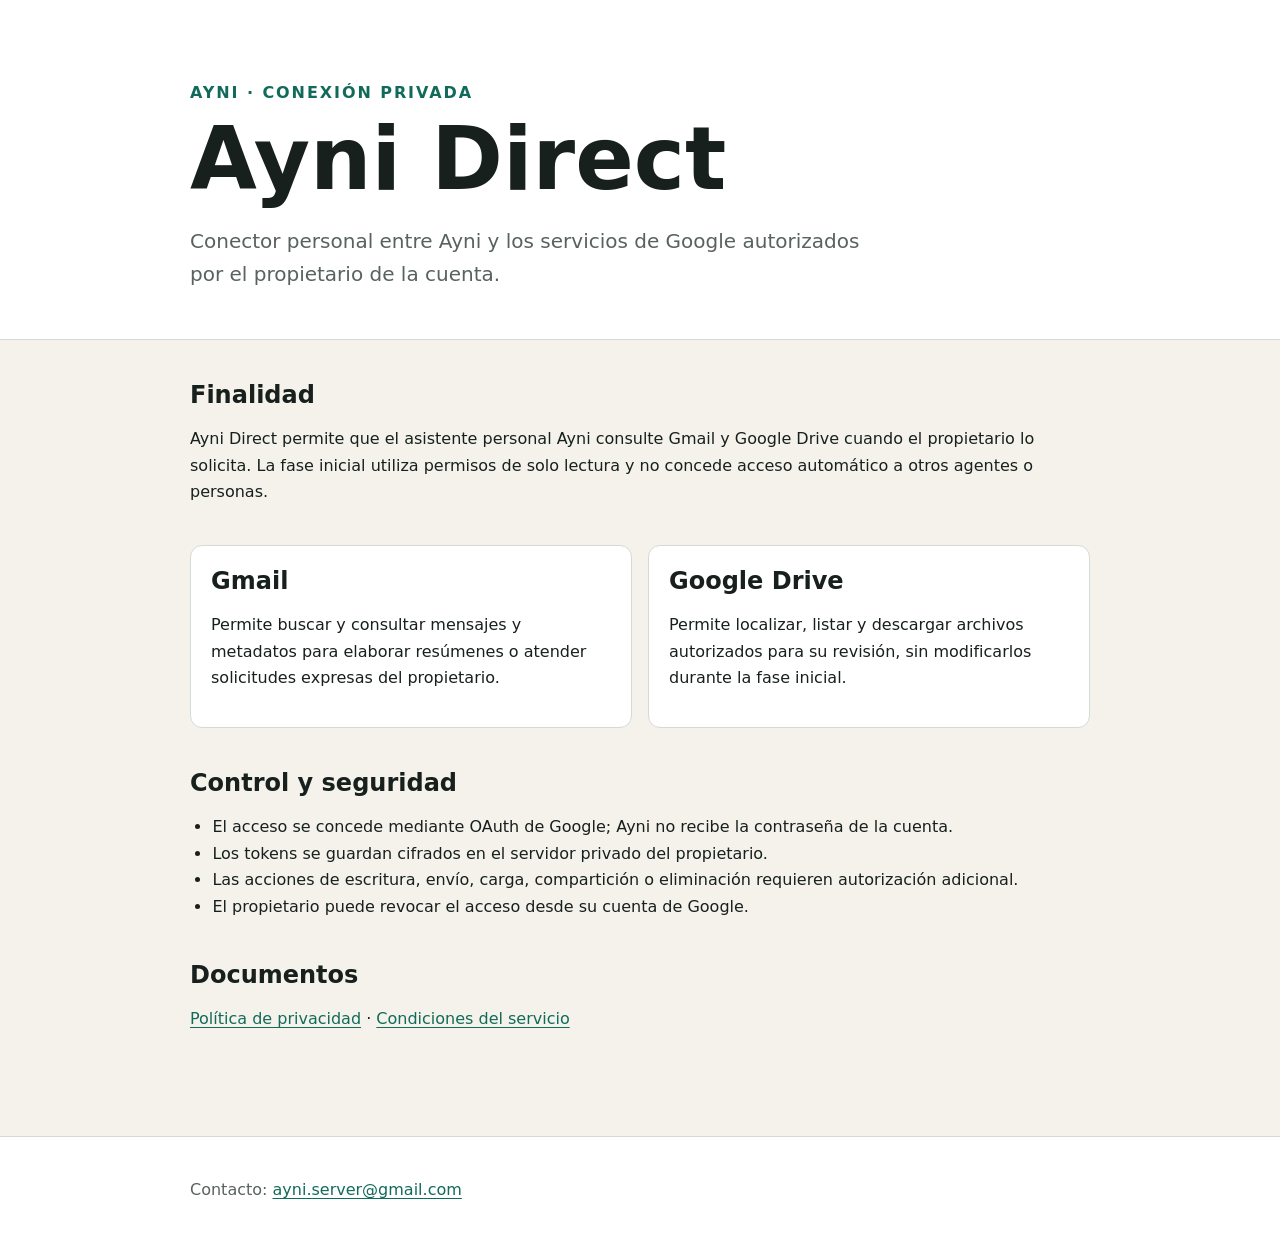
<file: index.html>
<!doctype html>
<html lang="es">
<head>
  <meta charset="utf-8">
  <meta name="viewport" content="width=device-width, initial-scale=1">
  <meta name="description" content="Información oficial de Ayni Direct, conector privado de Gmail y Google Drive para el asistente Ayni.">
  <title>Ayni Direct</title>
  <link rel="stylesheet" href="styles.css">
</head>
<body>
  <header class="hero">
    <div class="wrap">
      <p class="eyebrow">AYNI · CONEXIÓN PRIVADA</p>
      <h1>Ayni Direct</h1>
      <p class="lead">Conector personal entre Ayni y los servicios de Google autorizados por el propietario de la cuenta.</p>
    </div>
  </header>

  <main class="wrap">
    <section>
      <h2>Finalidad</h2>
      <p>Ayni Direct permite que el asistente personal Ayni consulte Gmail y Google Drive cuando el propietario lo solicita. La fase inicial utiliza permisos de solo lectura y no concede acceso automático a otros agentes o personas.</p>
    </section>

    <section class="grid">
      <article>
        <h2>Gmail</h2>
        <p>Permite buscar y consultar mensajes y metadatos para elaborar resúmenes o atender solicitudes expresas del propietario.</p>
      </article>
      <article>
        <h2>Google Drive</h2>
        <p>Permite localizar, listar y descargar archivos autorizados para su revisión, sin modificarlos durante la fase inicial.</p>
      </article>
    </section>

    <section>
      <h2>Control y seguridad</h2>
      <ul>
        <li>El acceso se concede mediante OAuth de Google; Ayni no recibe la contraseña de la cuenta.</li>
        <li>Los tokens se guardan cifrados en el servidor privado del propietario.</li>
        <li>Las acciones de escritura, envío, carga, compartición o eliminación requieren autorización adicional.</li>
        <li>El propietario puede revocar el acceso desde su cuenta de Google.</li>
      </ul>
    </section>

    <section>
      <h2>Documentos</h2>
      <p><a href="privacy.html">Política de privacidad</a> · <a href="terms.html">Condiciones del servicio</a></p>
    </section>
  </main>

  <footer>
    <div class="wrap">
      <p>Contacto: <a href="mailto:ayni.server@gmail.com">ayni.server@gmail.com</a></p>
    </div>
  </footer>
</body>
</html>
</file>
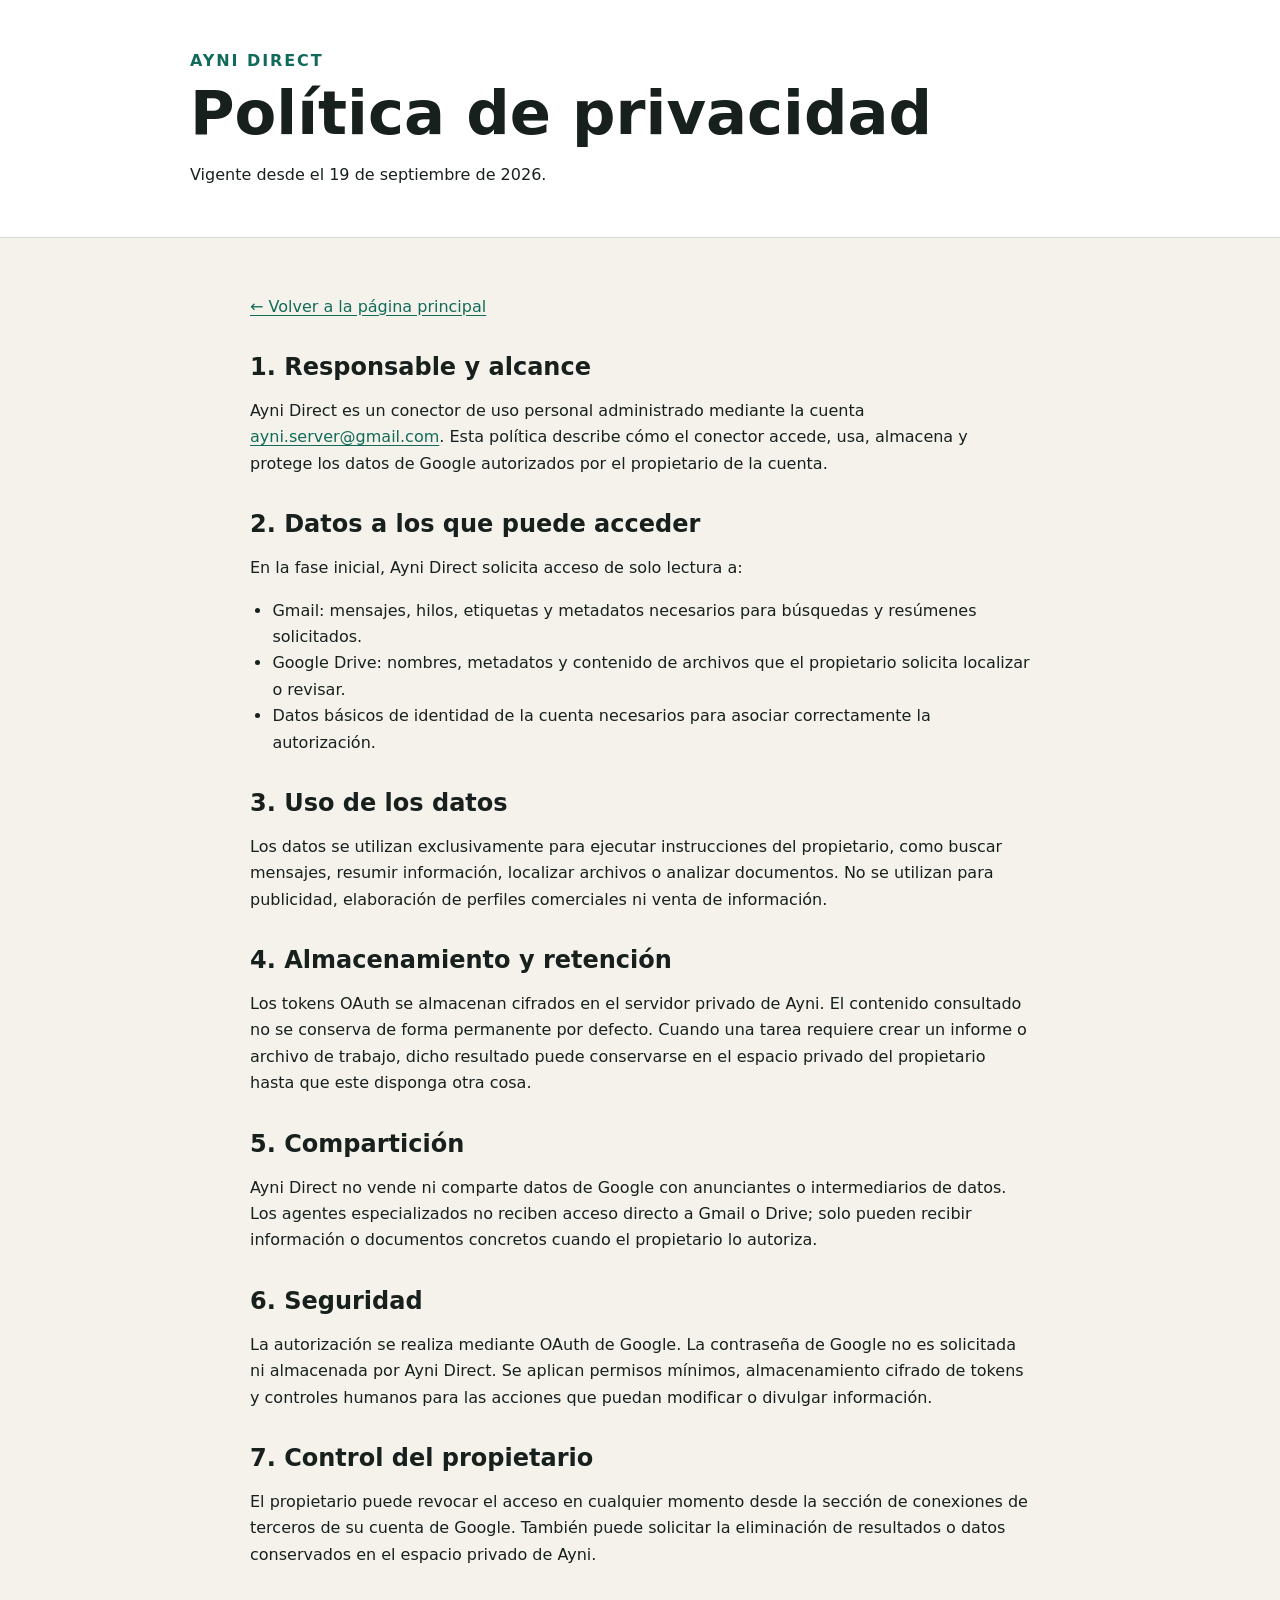
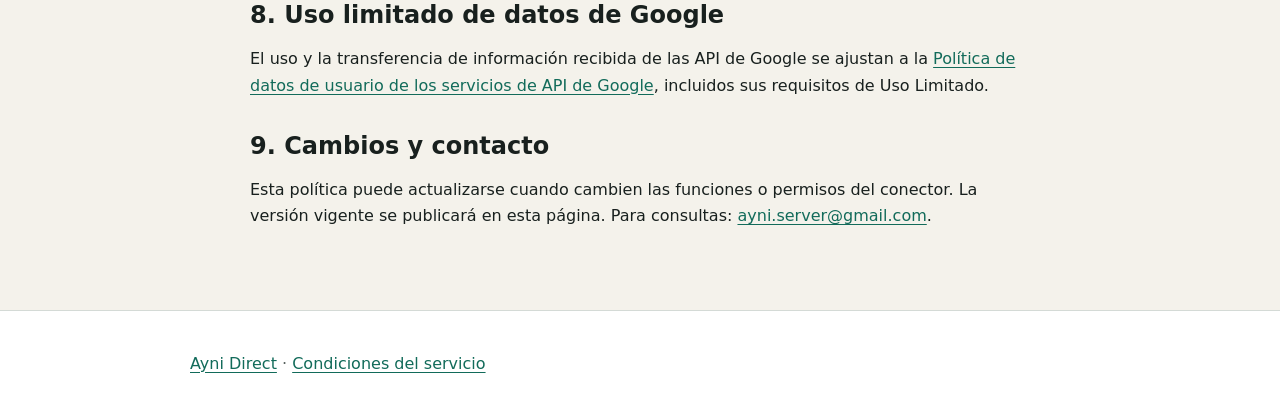
<file: privacy.html>
<!doctype html>
<html lang="es">
<head>
  <meta charset="utf-8">
  <meta name="viewport" content="width=device-width, initial-scale=1">
  <meta name="description" content="Política de privacidad de Ayni Direct.">
  <title>Política de privacidad · Ayni Direct</title>
  <link rel="stylesheet" href="styles.css">
</head>
<body>
  <header class="page-header">
    <div class="wrap">
      <p class="eyebrow">AYNI DIRECT</p>
      <h1>Política de privacidad</h1>
      <p>Vigente desde el 19 de septiembre de 2026.</p>
    </div>
  </header>

  <main class="wrap legal">
    <p><a href="index.html">← Volver a la página principal</a></p>

    <h2>1. Responsable y alcance</h2>
    <p>Ayni Direct es un conector de uso personal administrado mediante la cuenta <a href="mailto:ayni.server@gmail.com">ayni.server@gmail.com</a>. Esta política describe cómo el conector accede, usa, almacena y protege los datos de Google autorizados por el propietario de la cuenta.</p>

    <h2>2. Datos a los que puede acceder</h2>
    <p>En la fase inicial, Ayni Direct solicita acceso de solo lectura a:</p>
    <ul>
      <li>Gmail: mensajes, hilos, etiquetas y metadatos necesarios para búsquedas y resúmenes solicitados.</li>
      <li>Google Drive: nombres, metadatos y contenido de archivos que el propietario solicita localizar o revisar.</li>
      <li>Datos básicos de identidad de la cuenta necesarios para asociar correctamente la autorización.</li>
    </ul>

    <h2>3. Uso de los datos</h2>
    <p>Los datos se utilizan exclusivamente para ejecutar instrucciones del propietario, como buscar mensajes, resumir información, localizar archivos o analizar documentos. No se utilizan para publicidad, elaboración de perfiles comerciales ni venta de información.</p>

    <h2>4. Almacenamiento y retención</h2>
    <p>Los tokens OAuth se almacenan cifrados en el servidor privado de Ayni. El contenido consultado no se conserva de forma permanente por defecto. Cuando una tarea requiere crear un informe o archivo de trabajo, dicho resultado puede conservarse en el espacio privado del propietario hasta que este disponga otra cosa.</p>

    <h2>5. Compartición</h2>
    <p>Ayni Direct no vende ni comparte datos de Google con anunciantes o intermediarios de datos. Los agentes especializados no reciben acceso directo a Gmail o Drive; solo pueden recibir información o documentos concretos cuando el propietario lo autoriza.</p>

    <h2>6. Seguridad</h2>
    <p>La autorización se realiza mediante OAuth de Google. La contraseña de Google no es solicitada ni almacenada por Ayni Direct. Se aplican permisos mínimos, almacenamiento cifrado de tokens y controles humanos para las acciones que puedan modificar o divulgar información.</p>

    <h2>7. Control del propietario</h2>
    <p>El propietario puede revocar el acceso en cualquier momento desde la sección de conexiones de terceros de su cuenta de Google. También puede solicitar la eliminación de resultados o datos conservados en el espacio privado de Ayni.</p>

    <h2>8. Uso limitado de datos de Google</h2>
    <p>El uso y la transferencia de información recibida de las API de Google se ajustan a la <a href="https://developers.google.com/terms/api-services-user-data-policy" rel="noopener noreferrer">Política de datos de usuario de los servicios de API de Google</a>, incluidos sus requisitos de Uso Limitado.</p>

    <h2>9. Cambios y contacto</h2>
    <p>Esta política puede actualizarse cuando cambien las funciones o permisos del conector. La versión vigente se publicará en esta página. Para consultas: <a href="mailto:ayni.server@gmail.com">ayni.server@gmail.com</a>.</p>
  </main>

  <footer>
    <div class="wrap"><p><a href="index.html">Ayni Direct</a> · <a href="terms.html">Condiciones del servicio</a></p></div>
  </footer>
</body>
</html>
</file>
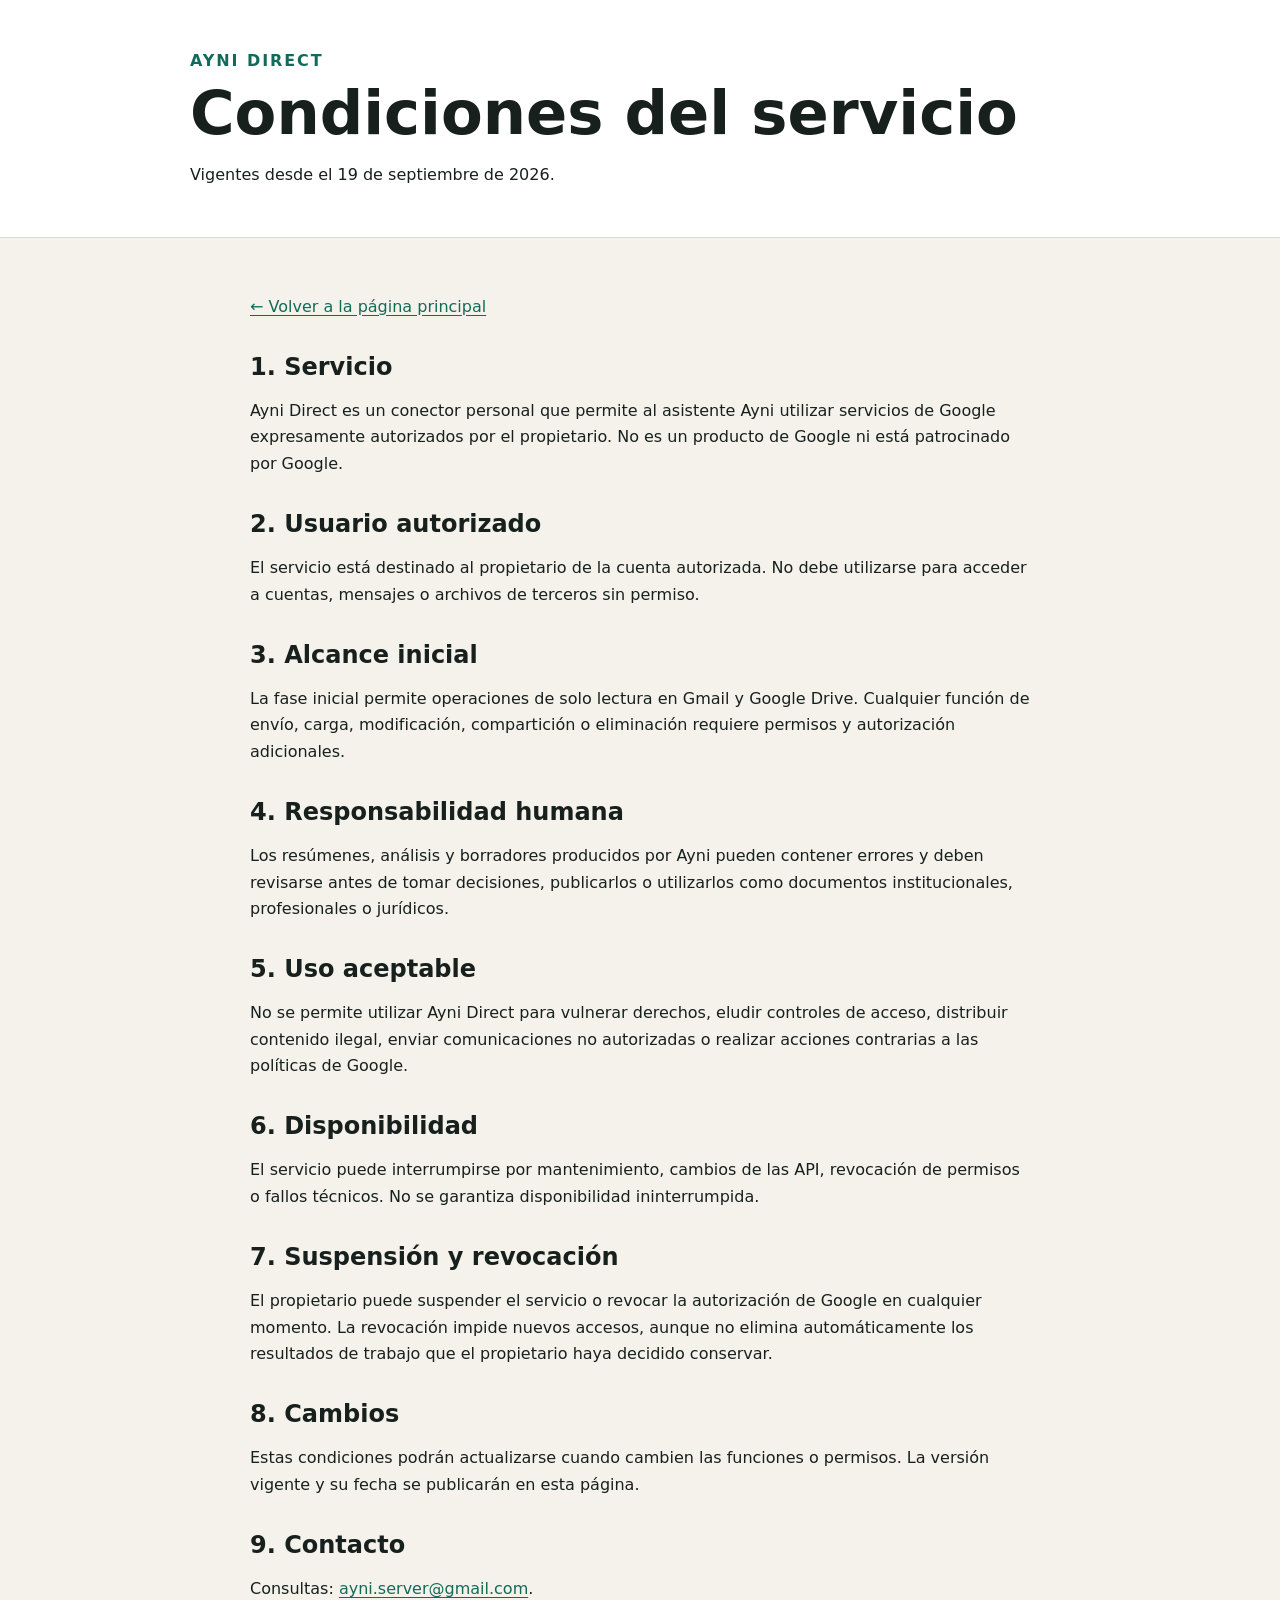
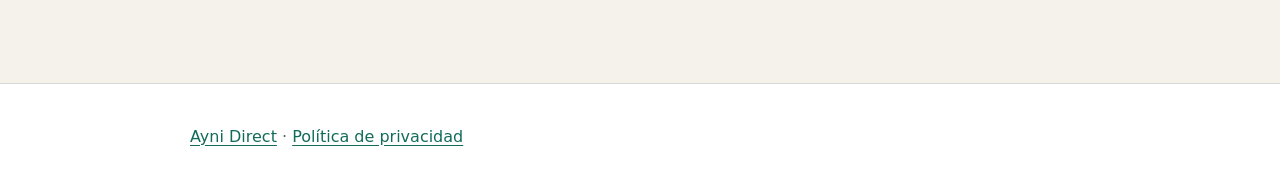
<file: terms.html>
<!doctype html>
<html lang="es">
<head>
  <meta charset="utf-8">
  <meta name="viewport" content="width=device-width, initial-scale=1">
  <meta name="description" content="Condiciones del servicio de Ayni Direct.">
  <title>Condiciones del servicio · Ayni Direct</title>
  <link rel="stylesheet" href="styles.css">
</head>
<body>
  <header class="page-header">
    <div class="wrap">
      <p class="eyebrow">AYNI DIRECT</p>
      <h1>Condiciones del servicio</h1>
      <p>Vigentes desde el 19 de septiembre de 2026.</p>
    </div>
  </header>

  <main class="wrap legal">
    <p><a href="index.html">← Volver a la página principal</a></p>

    <h2>1. Servicio</h2>
    <p>Ayni Direct es un conector personal que permite al asistente Ayni utilizar servicios de Google expresamente autorizados por el propietario. No es un producto de Google ni está patrocinado por Google.</p>

    <h2>2. Usuario autorizado</h2>
    <p>El servicio está destinado al propietario de la cuenta autorizada. No debe utilizarse para acceder a cuentas, mensajes o archivos de terceros sin permiso.</p>

    <h2>3. Alcance inicial</h2>
    <p>La fase inicial permite operaciones de solo lectura en Gmail y Google Drive. Cualquier función de envío, carga, modificación, compartición o eliminación requiere permisos y autorización adicionales.</p>

    <h2>4. Responsabilidad humana</h2>
    <p>Los resúmenes, análisis y borradores producidos por Ayni pueden contener errores y deben revisarse antes de tomar decisiones, publicarlos o utilizarlos como documentos institucionales, profesionales o jurídicos.</p>

    <h2>5. Uso aceptable</h2>
    <p>No se permite utilizar Ayni Direct para vulnerar derechos, eludir controles de acceso, distribuir contenido ilegal, enviar comunicaciones no autorizadas o realizar acciones contrarias a las políticas de Google.</p>

    <h2>6. Disponibilidad</h2>
    <p>El servicio puede interrumpirse por mantenimiento, cambios de las API, revocación de permisos o fallos técnicos. No se garantiza disponibilidad ininterrumpida.</p>

    <h2>7. Suspensión y revocación</h2>
    <p>El propietario puede suspender el servicio o revocar la autorización de Google en cualquier momento. La revocación impide nuevos accesos, aunque no elimina automáticamente los resultados de trabajo que el propietario haya decidido conservar.</p>

    <h2>8. Cambios</h2>
    <p>Estas condiciones podrán actualizarse cuando cambien las funciones o permisos. La versión vigente y su fecha se publicarán en esta página.</p>

    <h2>9. Contacto</h2>
    <p>Consultas: <a href="mailto:ayni.server@gmail.com">ayni.server@gmail.com</a>.</p>
  </main>

  <footer>
    <div class="wrap"><p><a href="index.html">Ayni Direct</a> · <a href="privacy.html">Política de privacidad</a></p></div>
  </footer>
</body>
</html>
</file>
<file: styles.css>
:root {
  color-scheme: light dark;
  --bg: #f4f2eb;
  --surface: #ffffff;
  --text: #18201e;
  --muted: #58625f;
  --accent: #126b5a;
  --line: #d4dad6;
}

@media (prefers-color-scheme: dark) {
  :root {
    --bg: #101513;
    --surface: #18201d;
    --text: #eff5f1;
    --muted: #b1bcb7;
    --accent: #79d7bd;
    --line: #34413c;
  }
}

* { box-sizing: border-box; }
html { font-family: system-ui, -apple-system, BlinkMacSystemFont, "Segoe UI", sans-serif; line-height: 1.65; }
body { margin: 0; background: var(--bg); color: var(--text); }
a { color: var(--accent); text-underline-offset: 0.18em; }
.wrap { width: min(900px, calc(100% - 2rem)); margin: 0 auto; }
.hero, .page-header { padding: 5rem 0 3rem; border-bottom: 1px solid var(--line); background: var(--surface); }
.page-header { padding: 3rem 0 2rem; }
.eyebrow { margin: 0 0 0.5rem; color: var(--accent); font-weight: 750; letter-spacing: 0.12em; }
h1 { margin: 0; font-size: clamp(2.6rem, 8vw, 5.4rem); line-height: 1.05; }
.page-header h1 { font-size: clamp(2rem, 6vw, 3.8rem); }
.lead { max-width: 700px; margin: 1.25rem 0 0; color: var(--muted); font-size: 1.25rem; }
main { padding: 2.5rem 0 4rem; }
section { margin: 0 0 2.5rem; }
h2 { margin: 0 0 0.75rem; line-height: 1.25; }
.grid { display: grid; grid-template-columns: repeat(auto-fit, minmax(250px, 1fr)); gap: 1rem; }
article { padding: 1.25rem; border: 1px solid var(--line); border-radius: 0.75rem; background: var(--surface); }
ul { padding-left: 1.4rem; }
.legal { max-width: 780px; }
.legal h2 { margin-top: 2rem; }
footer { padding: 1.5rem 0; border-top: 1px solid var(--line); color: var(--muted); background: var(--surface); }
</file>
